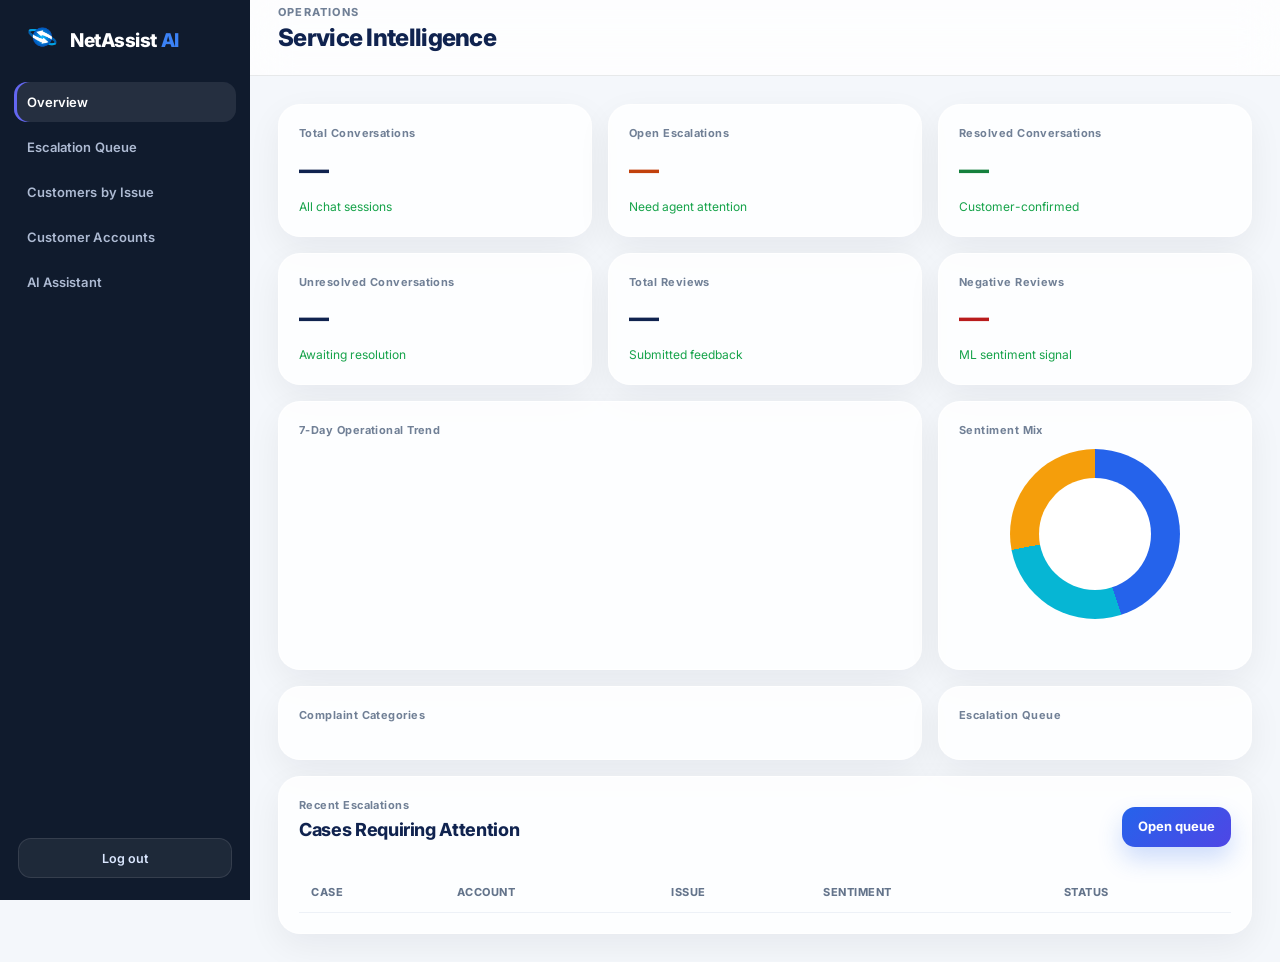
<file: netassist-frontend/admin-dashboard.html>
<!doctype html>
<html lang="en">
<head>
  <meta charset="utf-8">
  <meta name="viewport" content="width=device-width, initial-scale=1">
  <title>NetAssist AI — Operations Dashboard</title>

  <link rel="preconnect" href="https://fonts.googleapis.com">
  <link rel="preconnect" href="https://fonts.gstatic.com" crossorigin>
  <link href="https://fonts.googleapis.com/css2?family=Inter:wght@400;500;600;700;800&display=swap" rel="stylesheet">

  <link rel="stylesheet" href="css/pro.css">
</head><body class="admin-bg"><div class="admin-shell"><aside class="admin-side"><a class="logo" href="landing.html">
  <img src="netassistaillogo.png" alt="NetAssist AI Logo" class="admin-logo">
  <span class="logo-text">NetAssist <span>AI</span></span>
</a><nav class="admin-nav" aria-label="Admin"><a href="admin-dashboard.html" class="active" aria-current="page">Overview</a><a href="admin-escalations.html">Escalation Queue</a><a href="admin-issues.html">Customers by Issue</a><a href="admin-customers.html">Customer Accounts</a><a href="admin-assistant.html">AI Assistant</a></nav><div class="side-foot"><button id="logout" class="pbtn ghost" style="width:100%;background:rgba(255,255,255,.06);color:#dbe7ff;border-color:rgba(255,255,255,.1)">Log out</button></div></aside><main class="admin-main"><header class="admin-top"><div><div style="font-size:11px;color:#718096;font-weight:750">OPERATIONS</div><h1 style="font-size:21px;margin-top:3px">Service Intelligence</h1></div><div id="admin-name" style="font-size:13px;font-weight:750;color:#475569"></div></header><div class="admin-content"><div class="admin-grid"><section class="a-card kpi"><div class="a-label">Total Conversations</div><div id="total" class="a-number" style="">—</div><div class="delta">All chat sessions</div></section><section class="a-card kpi"><div class="a-label">Open Escalations</div><div id="open" class="a-number" style="color:#c2410c">—</div><div class="delta">Need agent attention</div></section><section class="a-card kpi"><div class="a-label">Resolved Conversations</div><div id="resolved" class="a-number" style="color:#15803d">—</div><div class="delta">Customer-confirmed</div></section><section class="a-card kpi"><div class="a-label">Unresolved Conversations</div><div id="active" class="a-number" style="">—</div><div class="delta">Awaiting resolution</div></section><section class="a-card kpi"><div class="a-label">Total Reviews</div><div id="reviews" class="a-number" style="">—</div><div class="delta">Submitted feedback</div></section><section class="a-card kpi"><div class="a-label">Negative Reviews</div><div id="negative" class="a-number" style="color:#b91c1c">—</div><div class="delta">ML sentiment signal</div></section><section class="a-card wide"><div class="a-label">7-Day Operational Trend</div><div id="trend" class="chart"></div><div id="trend-axis" class="axis"></div></section><section class="a-card side"><div class="a-label">Sentiment Mix</div><div id="donut" class="donut"></div><div id="legend"></div></section><section class="a-card wide"><div class="a-label">Complaint Categories</div><div id="categories" style="margin-top:16px"></div></section><section class="a-card side"><div class="a-label">Escalation Queue</div><div id="queue" style="margin-top:8px"></div></section><section class="a-card full"><div style="display:flex;justify-content:space-between;align-items:center;margin-bottom:15px"><div><div class="a-label">Recent Escalations</div><h2 style="font-size:18px;margin-top:3px">Cases Requiring Attention</h2></div><a class="pbtn primary" href="admin-escalations.html">Open queue</a></div><div style="overflow:auto"><table class="admin-table"><thead><tr><th>Case</th><th>Account</th><th>Issue</th><th>Sentiment</th><th>Status</th></tr></thead><tbody id="recent"></tbody></table></div></section></div></div></main></div><!--script src="js/api.js"></script><script src="js/app.js"></script-->
<script>
initAdmin();
const LAB={open:'Open',in_progress:'In progress',closed:'Closed'},TC=t=>t==='closed'?'green':t==='in_progress'?'':'red';function num(v){return v==null?'—':v.toLocaleString()}function esc(s){return (s??'').toString().replace(/[&<>]/g,c=>({'&':'&amp;','<':'&lt;','>':'&gt;'}[c]))}
(async()=>{const [a,e]=await Promise.all([NetAssistAPI.getAdminAnalytics(),NetAssistAPI.getEscalations('all')]);if(a.ok){const d=a.data.data||a.data;const sn=d.sentiment||{};document.getElementById('total').textContent=num(d.total_sessions);document.getElementById('resolved').textContent=num(d.resolved_complaints);document.getElementById('reviews').textContent=num(d.total_reviews);document.getElementById('active').textContent=num(d.unresolved_complaints);document.getElementById('open').textContent=num(d.open_escalations);document.getElementById('negative').textContent=num(sn.negative);const sent=d.sentiment||{};const total=(sent.positive||0)+(sent.neutral||0)+(sent.negative||0)||1;document.getElementById('donut').style.background=`conic-gradient(#16a34a 0 ${(sent.positive||0)/total*100}%,#94a3b8 ${(sent.positive||0)/total*100}% ${((sent.positive||0)+(sent.neutral||0))/total*100}%,#dc2626 ${((sent.positive||0)+(sent.neutral||0))/total*100}% 100%)`;document.getElementById('legend').innerHTML=[['Positive',sent.positive||0,'positive'],['Neutral',sent.neutral||0,'neutral'],['Negative',sent.negative||0,'negative']].map(x=>`<div class="mini-row"><span>${x[0]}</span><b class="badge ${x[2]}">${x[1]}</b></div>`).join('');const cats=d.categories||{};const vals=Object.entries(cats).sort((x,y)=>y[1]-x[1]).slice(0,8);const mx=Math.max(...vals.map(x=>x[1]),1);document.getElementById('categories').innerHTML=vals.length?vals.map(x=>`<div style="display:grid;grid-template-columns:150px 1fr 45px;gap:10px;align-items:center;margin:10px 0;font-size:12px"><span>${esc(x[0].replaceAll('_',' '))}</span><div style="height:9px;background:#edf2f7;border-radius:99px;overflow:hidden"><div style="height:100%;width:${x[1]/mx*100}%;background:linear-gradient(90deg,#06b6d4,#2563eb);border-radius:99px"></div></div><b>${x[1]}</b></div>`).join(''):'<div style="color:#94a3b8;font-size:12px">No categorized sessions yet.</div>';const tr=d.daily||[];const max=Math.max(...tr.map(x=>x.total),1);document.getElementById('trend').innerHTML=tr.map(x=>`<div class="bar" style="height:${Math.max(8,x.total/max*100)}%"><span>${x.total}</span></div>`).join('');document.getElementById('trend-axis').innerHTML=tr.map(x=>`<span>${esc(x.day)}</span>`).join('')}else{document.getElementById('trend').innerHTML='<div class="alert error" role="alert" style="width:100%">'+esc(a.error)+'</div>'}
if(e.ok){const items=Array.isArray(e.data)?e.data:(e.data.escalations||[]);document.getElementById('queue').innerHTML=items.slice(0,4).map(x=>`<div class="queue-item"><div><div class="queue-title">Case #${x.escalation_id}</div><div class="queue-meta">${esc(x.customer_account||'Unknown')} · ${esc(x.complaint_type||'Unclassified')}</div></div><span class="tag ${TC(x.status)}">${LAB[x.status]||esc(x.status||'Open')}</span></div>`).join('')||'<div style="color:#94a3b8;font-size:12px">Queue is clear.</div>';document.getElementById('recent').innerHTML=items.slice(0,8).map(x=>`<tr><td>#${x.escalation_id}</td><td>${esc(x.customer_account||'—')}</td><td>${esc((x.complaint_type||'—').replaceAll('_',' '))}</td><td>${x.sentiment_label?`<span class="badge ${esc(x.sentiment_label)}">${esc(x.sentiment_label)}</span>`:'—'}</td><td><span class="tag ${TC(x.status)}">${LAB[x.status]||esc(x.status||'Open')}</span></td></tr>`).join('')||'<tr><td colspan="5" style="text-align:center;color:#94a3b8">No escalations found.</td></tr>'}})();
</script>
</body>
</html>
</file>
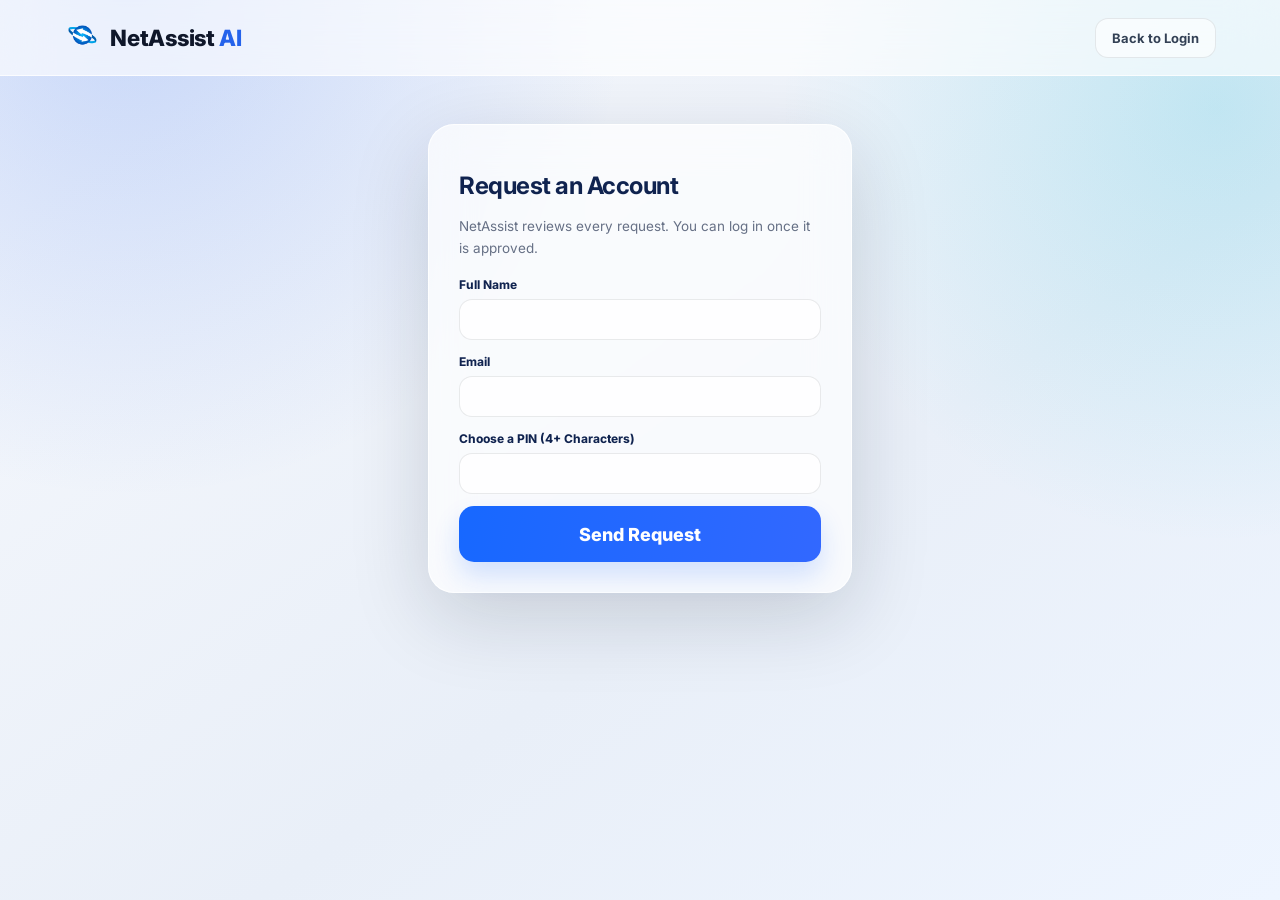
<file: netassist-frontend/customer-register.html>
<!doctype html>
<html lang="en">
<head>
  <meta charset="utf-8">
  <meta name="viewport" content="width=device-width, initial-scale=1">
  <title>Request an Account — NetAssist AI</title>
  <link rel="preconnect" href="https://fonts.googleapis.com">
<link rel="preconnect" href="https://fonts.gstatic.com" crossorigin>

<link href="https://fonts.googleapis.com/css2?family=Inter:wght@400;500;600;700;800&display=swap" rel="stylesheet">

<link rel="stylesheet" href="css/pro.css">
</head>
<body class="pro-bg">

  <header class="pro-nav">
    <a class="logo" href="landing.html">
      <img src="netassistaillogo.png" alt="NetAssist AI Logo" class="admin-logo">
      <span class="logo-text">NetAssist <span>AI</span></span>
    </a>

    <div class="nav-actions">
      <a class="pbtn ghost" href="customer-login.html">Back to Login</a>
    </div>
  </header>

  <main style="max-width:460px;margin:48px auto;padding:0 18px">
    <form id="reg" class="glass" style="padding:30px" novalidate>

      <h1 style="font-size:24px">Request an Account</h1>

      <p style="font-size:13.5px;color:#667085;line-height:1.6;margin-top:6px">
        NetAssist reviews every request. You can log in once it is approved.
      </p>

      <label style="display:block;margin-top:18px;font-size:12px;font-weight:750">
        Full Name
        <input id="name" class="pinput" autocomplete="name" required>
      </label>

      <label style="display:block;margin-top:14px;font-size:12px;font-weight:750">
        Email
        <input id="email" type="email" class="pinput" autocomplete="email" required>
      </label>

      <label style="display:block;margin-top:14px;font-size:12px;font-weight:750">
        Choose a PIN (4+ Characters)
        <input id="pin" type="password" class="pinput" autocomplete="new-password" required>
      </label>

      <div id="out" role="status" aria-live="polite" style="margin-top:12px"></div>

      <button id="go" type="submit" class="pbtn primary" style="width:100%;margin-top:10px">
        Send Request
      </button>

    </form>
  </main>
<script src="js/api.js"></script><script src="js/app.js"></script><script>
document.getElementById('reg').addEventListener('submit',async e=>{e.preventDefault();
 const $=id=>document.getElementById(id),o=$('out'),b=$('go');
 if(!$('name').value.trim()||!$('email').value.trim()||!$('pin').value){o.innerHTML='<div class="alert error" role="alert">Fill in every field.</div>';return}
 b.disabled=true;b.innerHTML='<span class="spin"></span>Sending…';
 const r=await NetAssistAPI.customerRegister({name:$('name').value.trim(),email:$('email').value.trim(),pin:$('pin').value});
 b.disabled=false;b.textContent='Send request';
 if(!r.ok){o.innerHTML='<div class="alert error" role="alert">'+escHtml(r.error)+'</div>';return}
 o.innerHTML='<div class="alert success">Request received. Your account number is <b>'+escHtml(r.data.account_number)+'</b>. Save it. You can log in after approval.</div>';$('reg').querySelectorAll('input').forEach(i=>i.value='')});
</script></body></html>
</file>
<file: netassist-frontend/css/pro.css>
/* =========================================================
   NETASSIST AI — PROFESSIONAL UI
   File: css/pro.css
   ========================================================= */


/* =========================================================
   ROOT VARIABLES
   ========================================================= */

:root {
    --ink: #0b1220;
    --muted: #667085;
    --line: rgba(15, 23, 42, 0.09);

    --surface: rgba(255, 255, 255, 0.72);

    --blue: #2563eb;
    --cyan: #06b6d4;
    --green: #16a34a;
    --amber: #d97706;
    --red: #dc2626;
    --purple: #7c3aed;

    --shadow: 0 24px 80px rgba(15, 23, 42, 0.16);

    --radius: 24px;
}


/* =========================================================
   GLOBAL RESET
   ========================================================= */

* {
    box-sizing: border-box;
}

html {
    scroll-behavior: smooth;
}

body {
    margin: 0;

    font-family:
        Inter,
        ui-sans-serif,
        system-ui,
        -apple-system,
        BlinkMacSystemFont,
        "Segoe UI",
        sans-serif;

    color: var(--ink);

    background: #eef3fb;

    -webkit-font-smoothing: antialiased;
    text-rendering: optimizeLegibility;
}

button,
input,
select,
textarea {
    font: inherit;
}

button {
    cursor: pointer;
}

button:disabled {
    cursor: not-allowed;
    opacity: 0.6;
}

a {
    color: inherit;
    text-decoration: none;
}

img {
    max-width: 100%;
    display: block;
}


/* =========================================================
   MAIN PROFESSIONAL BACKGROUND
   ========================================================= */

.pro-bg {
    min-height: 100vh;

    background:
        radial-gradient(
            circle at 10% 0%,
            rgba(37, 99, 235, 0.22),
            transparent 34%
        ),
        radial-gradient(
            circle at 95% 12%,
            rgba(6, 182, 212, 0.18),
            transparent 30%
        ),
        linear-gradient(
            145deg,
            #f7f9fd,
            #e9eff8 60%,
            #eef5ff
        );
}


/* =========================================================
   NAVIGATION
   ========================================================= */

.pro-nav {
    height: 76px;

    display: flex;
    align-items: center;
    justify-content: space-between;

    padding:
        0
        clamp(20px, 5vw, 72px);

    position: sticky;
    top: 0;
    z-index: 20;

    background: rgba(255, 255, 255, 0.62);

    border-bottom:
        1px solid rgba(255, 255, 255, 0.75);

    backdrop-filter: blur(24px);
    -webkit-backdrop-filter: blur(24px);
}

.logo {
    display: flex;
    align-items: center;
    gap: 10px;

    font-weight: 800;
    letter-spacing: -0.03em;
    font-size: 20px;
}

.logo-mark {
    width: 34px;
    height: 34px;

    border-radius: 11px;

    background:
        linear-gradient(
            135deg,
            #2563eb,
            #06b6d4
        );

    box-shadow:
        0 10px 25px rgba(37, 99, 235, 0.28);

    display: grid;
    place-items: center;

    color: #fff;

    font-size: 15px;
}

.logo span {
    color: #2563eb;
}

.nav-actions {
    display: flex;
    align-items: center;
    gap: 10px;
}


/* =========================================================
   BUTTONS
   ========================================================= */

.pbtn {
    border: 0;

    border-radius: 13px;

    padding: 11px 16px;

    font-weight: 700;
    font-size: 13px;

    transition:
        transform 0.18s ease,
        box-shadow 0.18s ease,
        opacity 0.18s ease;
}

.pbtn:hover:not(:disabled) {
    transform: translateY(-1px);
}

.pbtn.primary {
    color: #fff;

    background:
        linear-gradient(
            135deg,
            #2563eb,
            #4f46e5
        );

    box-shadow:
        0 12px 25px rgba(37, 99, 235, 0.22);
}

.pbtn.primary:hover:not(:disabled) {
    box-shadow:
        0 15px 30px rgba(37, 99, 235, 0.28);
}

.pbtn.ghost {
    background: rgba(255, 255, 255, 0.6);

    border:
        1px solid var(--line);

    color: #334155;
}

.pbtn.ghost:hover:not(:disabled) {
    background: #fff;
}


/* =========================================================
   HERO
   ========================================================= */

.hero {
    max-width: 1240px;

    margin: 0 auto;

    padding:
        76px
        28px
        50px;

    display: grid;

    grid-template-columns:
        1.05fr
        0.95fr;

    gap: 40px;

    align-items: center;
}

.eyebrow {
    display: inline-flex;

    gap: 8px;

    align-items: center;

    padding: 7px 11px;

    border-radius: 999px;

    background: rgba(37, 99, 235, 0.09);

    color: #1d4ed8;

    font-size: 12px;

    font-weight: 800;
}

.dot {
    width: 7px;
    height: 7px;

    border-radius: 50%;

    background: #22c55e;

    box-shadow:
        0 0 0 5px rgba(34, 197, 94, 0.12);
}

.hero h1 {
    font-size:
        clamp(
            42px,
            6vw,
            72px
        );

    line-height: 0.98;

    letter-spacing: -0.055em;

    margin: 18px 0;
}

.hero h1 span {
    background:
        linear-gradient(
            135deg,
            #2563eb,
            #06b6d4
        );

    -webkit-background-clip: text;
    background-clip: text;

    color: transparent;
}

.hero p {
    font-size: 17px;

    line-height: 1.65;

    color: #59677d;

    max-width: 610px;
}

.hero-actions {
    display: flex;

    gap: 12px;

    margin-top: 28px;

    flex-wrap: wrap;
}


/* =========================================================
   HERO PANEL
   ========================================================= */

.hero-panel {
    min-height: 470px;

    border-radius: 32px;

    background:
        linear-gradient(
            145deg,
            rgba(255, 255, 255, 0.74),
            rgba(255, 255, 255, 0.36)
        );

    border:
        1px solid rgba(255, 255, 255, 0.82);

    box-shadow: var(--shadow);

    backdrop-filter: blur(26px);
    -webkit-backdrop-filter: blur(26px);

    padding: 18px;

    position: relative;

    overflow: hidden;
}

.hero-panel::before {
    content: "";

    position: absolute;

    width: 260px;
    height: 260px;

    border-radius: 50%;

    right: -100px;
    top: -110px;

    background:
        rgba(37, 99, 235, 0.16);

    filter: blur(4px);
}


/* =========================================================
   CHAT PREVIEW
   ========================================================= */

.chat-preview {
    height: 100%;

    display: flex;

    flex-direction: column;

    position: relative;

    z-index: 1;
}

.preview-head {
    display: flex;

    justify-content: space-between;

    align-items: center;

    padding:
        8px
        6px
        18px;
}

.preview-agent {
    display: flex;

    align-items: center;

    gap: 10px;
}

.agent-avatar {
    width: 40px;
    height: 40px;

    border-radius: 13px;

    background:
        linear-gradient(
            135deg,
            #2563eb,
            #06b6d4
        );

    color: #fff;

    display: grid;

    place-items: center;

    font-weight: 800;
}

.status {
    font-size: 11px;

    color: #16a34a;

    font-weight: 800;
}

.bubble {
    max-width: 80%;

    padding: 13px 15px;

    border-radius: 18px;

    margin: 7px 0;

    font-size: 13px;

    line-height: 1.45;

    box-shadow:
        0 8px 20px rgba(15, 23, 42, 0.06);
}

.bubble.ai {
    background: rgba(255, 255, 255, 0.8);

    border:
        1px solid rgba(255, 255, 255, 0.9);
}

.bubble.user {
    align-self: flex-end;

    background:
        linear-gradient(
            135deg,
            #2563eb,
            #4f46e5
        );

    color: #fff;
}

.preview-input {
    margin-top: auto;

    padding: 13px 15px;

    border-radius: 17px;

    background:
        rgba(255, 255, 255, 0.75);

    border:
        1px solid rgba(255, 255, 255, 0.9);

    display: flex;

    justify-content: space-between;

    color: #94a3b8;

    font-size: 13px;
}


/* =========================================================
   BENTO SECTION
   ========================================================= */

.bento {
    max-width: 1240px;

    margin: 0 auto;

    padding:
        30px
        28px
        80px;

    display: grid;

    grid-template-columns:
        repeat(12, 1fr);

    gap: 16px;
}

.bento-card {
    border:
        1px solid rgba(255, 255, 255, 0.8);

    background:
        rgba(255, 255, 255, 0.62);

    backdrop-filter: blur(22px);
    -webkit-backdrop-filter: blur(22px);

    box-shadow:
        0 16px 45px rgba(15, 23, 42, 0.08);

    border-radius: 24px;

    padding: 24px;
}

.span-7 {
    grid-column: span 7;
}

.span-5 {
    grid-column: span 5;
}

.span-4 {
    grid-column: span 4;
}

.span-8 {
    grid-column: span 8;
}

.bento h3 {
    font-size: 16px;

    margin:
        0
        0
        8px;
}

.bento p {
    color: #68758a;

    font-size: 13px;

    line-height: 1.6;
}

.metric {
    font-size: 31px;

    font-weight: 850;

    letter-spacing: -0.04em;

    margin:
        16px
        0
        4px;
}

.mini-row {
    display: flex;

    justify-content: space-between;

    padding: 10px 0;

    border-bottom:
        1px solid var(--line);

    font-size: 13px;
}

.mini-row:last-child {
    border: 0;
}

.pill {
    font-size: 11px;

    font-weight: 800;

    border-radius: 999px;

    padding: 5px 8px;

    background: #eef2ff;

    color: #4f46e5;
}


/* =========================================================
   SECTION TITLES
   ========================================================= */

.section-title {
    max-width: 1240px;

    margin: 0 auto;

    padding:
        30px
        28px
        0;
}

.section-title h2 {
    font-size: 28px;

    letter-spacing: -0.035em;
}

.section-title p {
    color: #68758a;

    margin-top: 8px;
}


/* =========================================================
   CUSTOMER PORTAL
   ========================================================= */

.portal {
    min-height: 100vh;
}

.portal-grid {
    max-width: 1250px;

    margin: 0 auto;

    padding: 28px;

    display: grid;

    grid-template-columns:
        1.5fr
        0.8fr;

    gap: 18px;
}


/* =========================================================
   GLASS CARDS
   ========================================================= */

.glass {
    background:
        rgba(255, 255, 255, 0.66);

    border:
        1px solid rgba(255, 255, 255, 0.86);

    backdrop-filter: blur(22px);
    -webkit-backdrop-filter: blur(22px);

    box-shadow: var(--shadow);

    border-radius: 26px;
}


/* =========================================================
   CUSTOMER CHAT PANEL
   ========================================================= */

.portal-chat {
    min-height: 720px;

    padding: 20px;

    display: flex;

    flex-direction: column;
}

.chat-window {
    flex: 1;

    overflow-y: auto;

    overflow-x: hidden;

    padding:
        18px
        8px;

    display: flex;

    flex-direction: column;

    gap: 10px;

    min-height: 400px;

    scroll-behavior: smooth;
}


/* Scrollbar */

.chat-window::-webkit-scrollbar {
    width: 7px;
}

.chat-window::-webkit-scrollbar-track {
    background: transparent;
}

.chat-window::-webkit-scrollbar-thumb {
    background: rgba(100, 116, 139, 0.25);

    border-radius: 999px;
}

.chat-window::-webkit-scrollbar-thumb:hover {
    background: rgba(100, 116, 139, 0.4);
}


/* =========================================================
   CHAT MESSAGES
   ========================================================= */

.chat-msg {
    max-width: 75%;

    padding:
        12px
        14px;

    border-radius: 17px;

    font-size: 13.5px;

    line-height: 1.5;

    word-wrap: break-word;

    overflow-wrap: anywhere;

    animation:
        messageAppear 0.2s ease-out;
}

@keyframes messageAppear {
    from {
        opacity: 0;
        transform: translateY(5px);
    }

    to {
        opacity: 1;
        transform: translateY(0);
    }
}

.chat-msg.ai {
    background: #fff;

    border:
        1px solid var(--line);

    align-self: flex-start;

    color: var(--ink);
}

.chat-msg.user {
    background:
        linear-gradient(
            135deg,
            #2563eb,
            #4f46e5
        );

    color: #fff;

    align-self: flex-end;

    box-shadow:
        0 8px 20px rgba(37, 99, 235, 0.15);
}


/* =========================================================
   TYPING INDICATOR
   ========================================================= */

.typing-bubble {
    display: flex;

    align-items: center;

    gap: 5px;

    width: fit-content;

    padding:
        12px
        16px;

    margin: 8px 0;

    border-radius: 16px;

    background: #ffffff;

    border:
        1px solid var(--line);

    box-shadow:
        0 4px 14px rgba(30, 50, 90, 0.08);

    align-self: flex-start;

    animation:
        typingAppear 0.2s ease-out;
}

@keyframes typingAppear {
    from {
        opacity: 0;
        transform: translateY(4px);
    }

    to {
        opacity: 1;
        transform: translateY(0);
    }
}

.typing-dot {
    width: 7px;

    height: 7px;

    border-radius: 50%;

    background: #64748b;

    animation:
        typingBounce
        1.2s
        infinite
        ease-in-out;
}

.typing-dot:nth-child(1) {
    animation-delay: 0s;
}

.typing-dot:nth-child(2) {
    animation-delay: 0.15s;
}

.typing-dot:nth-child(3) {
    animation-delay: 0.30s;
}

@keyframes typingBounce {

    0%,
    60%,
    100% {
        transform: translateY(0);

        opacity: 0.45;
    }

    30% {
        transform: translateY(-5px);

        opacity: 1;
    }
}


/* =========================================================
   CUSTOMER FORM
   ========================================================= */

.portal-form {
    padding: 24px;
}

.portal-form h2 {
    font-size: 22px;

    margin:
        0
        0
        8px;
}

.portal-form p {
    font-size: 13px;

    color: var(--muted);

    line-height: 1.5;
}


/* =========================================================
   INPUTS
   ========================================================= */

.pinput {
    width: 100%;

    border:
        1px solid var(--line);

    background:
        rgba(255, 255, 255, 0.78);

    padding:
        12px
        13px;

    border-radius: 13px;

    outline: 0;

    margin-top: 7px;

    color: var(--ink);

    transition:
        border-color 0.18s ease,
        box-shadow 0.18s ease,
        background 0.18s ease;
}

.pinput::placeholder {
    color: #94a3b8;
}

.pinput:focus {
    border-color: #93c5fd;

    box-shadow:
        0 0 0 4px
        rgba(37, 99, 235, 0.08);

    background: #fff;
}

.pinput:disabled {
    opacity: 0.65;

    cursor: not-allowed;

    background:
        rgba(226, 232, 240, 0.6);
}


/* =========================================================
   ADMIN BACKGROUND
   ========================================================= */

.admin-bg {
    min-height: 100vh;

    background: #f4f7fb;
}


/* =========================================================
   ADMIN SHELL
   ========================================================= */

.admin-shell {
    display: grid;

    grid-template-columns: 250px 1fr;

    min-height: 100vh;
}


/* =========================================================
   ADMIN SIDEBAR
   ========================================================= */

.admin-side {
    background:
        rgba(7, 18, 37, 0.96);

    color: #dbe7ff;

    padding:
        22px
        14px;

    position: sticky;

    top: 0;

    height: 100vh;
}

.admin-side .logo {
    padding:
        0
        10px
        24px;

    color: #fff;
}

.admin-nav {
    display: flex;

    flex-direction: column;

    gap: 5px;
}

.admin-nav a {
    padding:
        12px
        13px;

    border-radius: 13px;

    color: #aebbd3;

    font-size: 13px;

    font-weight: 650;

    transition:
        background 0.18s ease,
        color 0.18s ease;
}

.admin-nav a:hover,
.admin-nav a.active {
    background:
        rgba(255, 255, 255, 0.09);

    color: #fff;
}


/* =========================================================
   ADMIN MAIN
   ========================================================= */

.admin-main {
    min-width: 0;
}


/* =========================================================
   ADMIN TOP BAR
   ========================================================= */

.admin-top {
    height: 76px;

    padding:
        0
        28px;

    background:
        rgba(255, 255, 255, 0.76);

    backdrop-filter: blur(20px);
    -webkit-backdrop-filter: blur(20px);

    border-bottom:
        1px solid var(--line);

    display: flex;

    align-items: center;

    justify-content: space-between;

    position: sticky;

    top: 0;

    z-index: 10;
}


/* =========================================================
   ADMIN CONTENT
   ========================================================= */

.admin-content {
    padding: 28px;

    max-width: 1450px;
}


/* =========================================================
   ADMIN GRID
   ========================================================= */

.admin-grid {
    display: grid;

    grid-template-columns:
        repeat(12, 1fr);

    gap: 16px;
}


/* =========================================================
   ADMIN CARDS
   ========================================================= */

.a-card {
    grid-column: span 3;

    background:
        rgba(255, 255, 255, 0.82);

    border:
        1px solid rgba(255, 255, 255, 0.92);

    border-radius: 22px;

    padding: 20px;

    box-shadow:
        0 12px 35px rgba(15, 23, 42, 0.06);
}

.a-card.wide {
    grid-column: span 8;
}

.a-card.side {
    grid-column: span 4;
}

.a-card.full {
    grid-column: 1 / -1;
}

.a-label {
    font-size: 12px;

    color: #718096;

    font-weight: 700;
}

.a-number {
    font-size: 32px;

    font-weight: 850;

    letter-spacing: -0.04em;

    margin:
        8px
        0;
}

.delta {
    font-size: 11px;

    color: #16a34a;

    font-weight: 750;
}


/* =========================================================
   ADMIN CHART
   ========================================================= */

.chart {
    height: 210px;

    display: flex;

    align-items: end;

    gap: 8px;

    padding:
        22px
        4px
        0;
}

.bar {
    flex: 1;

    min-width: 10px;

    border-radius:
        8px
        8px
        3px
        3px;

    background:
        linear-gradient(
            180deg,
            #60a5fa,
            #2563eb
        );

    position: relative;
}

.bar span {
    position: absolute;

    top: -19px;

    left: 50%;

    transform:
        translateX(-50%);

    font-size: 10px;

    color: #64748b;
}

.axis {
    display: flex;

    justify-content: space-between;

    color: #94a3b8;

    font-size: 10px;
}


/* =========================================================
   DONUT
   ========================================================= */

.donut {
    width: 170px;

    height: 170px;

    border-radius: 50%;

    margin: 10px auto;

    display: grid;

    place-items: center;

    background:
        conic-gradient(
            #2563eb 0 45%,
            #06b6d4 45% 72%,
            #f59e0b 72% 100%
        );
}

.donut::after {
    content: "";

    width: 112px;

    height: 112px;

    border-radius: 50%;

    background: #fff;
}


/* =========================================================
   ESCALATION QUEUE
   ========================================================= */

.queue-item {
    padding:
        13px
        0;

    border-bottom:
        1px solid var(--line);

    display: grid;

    grid-template-columns:
        1fr
        auto;

    gap: 8px;
}

.queue-item:last-child {
    border: 0;
}

.queue-title {
    font-weight: 750;

    font-size: 13px;
}

.queue-meta {
    font-size: 11px;

    color: #7b8799;

    margin-top: 4px;
}


/* =========================================================
   STATUS TAGS
   ========================================================= */

.tag {
    padding:
        5px
        8px;

    border-radius: 999px;

    font-size: 10px;

    font-weight: 800;

    background: #fff7ed;

    color: #c2410c;

    height: max-content;
}

.tag.red {
    background: #fef2f2;

    color: #b91c1c;
}

.tag.green {
    background: #f0fdf4;

    color: #15803d;
}


/* =========================================================
   ADMIN TABLE
   ========================================================= */

.admin-table {
    width: 100%;

    border-collapse: collapse;

    font-size: 13px;
}

.admin-table th {
    text-align: left;

    color: #7b8799;

    font-size: 10px;

    text-transform: uppercase;

    letter-spacing: 0.06em;

    padding:
        0
        10px
        10px;
}

.admin-table td {
    padding:
        13px
        10px;

    border-top:
        1px solid var(--line);
}


/* =========================================================
   ALERTS / TOASTS
   ========================================================= */

.alert {
    padding:
        12px
        14px;

    border-radius: 12px;

    font-size: 12px;

    line-height: 1.4;

    background: #fff;

    border:
        1px solid var(--line);
}

.alert.info {
    color: #1d4ed8;

    background: #eff6ff;
}

.alert.success {
    color: #15803d;

    background: #f0fdf4;
}

.alert.warning {
    color: #b45309;

    background: #fffbeb;
}

.alert.error {
    color: #b91c1c;

    background: #fef2f2;
}


/* =========================================================
   RESPONSIVE — TABLET
   ========================================================= */

@media (max-width: 1000px) {

    .hero,
    .portal-grid {
        grid-template-columns: 1fr;
    }

    .a-card,
    .a-card.wide,
    .a-card.side {
        grid-column: span 6;
    }

    .span-7,
    .span-5,
    .span-4,
    .span-8 {
        grid-column: span 12;
    }

    .admin-shell {
        grid-template-columns: 1fr;
    }

    .admin-side {
        height: auto;

        position: relative;
    }

    .admin-nav {
        flex-direction: row;

        overflow-x: auto;
    }

    .admin-nav a {
        white-space: nowrap;
    }
}


/* =========================================================
   RESPONSIVE — MOBILE
   ========================================================= */

@media (max-width: 650px) {

    .pro-nav {
        height: 68px;

        padding:
            0
            16px;
    }

    .logo {
        font-size: 17px;
    }

    .logo-mark {
        width: 31px;
        height: 31px;
    }

    .hero {
        padding-top: 45px;

        padding-left: 18px;
        padding-right: 18px;
    }

    .hero h1 {
        font-size: 46px;
    }

    .hero p {
        font-size: 15px;
    }

    .hero-actions {
        flex-direction: column;
    }

    .hero-actions .pbtn {
        width: 100%;
    }

    .a-card,
    .a-card.wide,
    .a-card.side {
        grid-column: 1 / -1;
    }

    .nav-actions .ghost {
        display: none;
    }

    .portal-grid,
    .admin-content {
        padding: 16px;
    }

    .portal-chat {
        min-height: 650px;

        padding: 14px;
    }

    .portal-form {
        padding: 18px;
    }

    .chat-msg {
        max-width: 88%;
    }
    
    .admin-top {
        padding:
            0
            16px;
    }

    .admin-table {
        display: block;

        overflow-x: auto;

        white-space: nowrap;
    }
}

/* Style the PNG logo in the admin sidebar */
.admin-logo {
  display: block;          /* Display as a block element */
  width: 180px;            /* Set the logo width */
  max-width: 100%;         /* Prevent overflow */
  height: 48px;            /* Set the logo height */
  object-fit: contain;     /* Keep the original proportions */
  object-position: left center; /* Align logo to the left */
}


/* Logo and brand name in the admin sidebar */
.admin-side .logo {
  display: flex;
  align-items: center;
  gap: 10px;
  text-decoration: none;
  white-space: nowrap;
}

.admin-side .admin-logo {
  width: 42px;
  height: 42px;
  object-fit: contain;
  flex-shrink: 0;
}

.admin-side .logo-text {
  color: #ffffff;
  font-size: 19px;
  font-weight: 800;
  letter-spacing: -0.5px;
}

.admin-side .logo-text span {
  color: #4776ff;
}


/* Admin login portal logo */
.login-logo {
  display: flex;
  align-items: center;
  gap: 12px;
  text-decoration: none;
  font-size: 24px;
  font-weight: 800;
  letter-spacing: -0.7px;
}

.login-logo-img {
  width: 44px;
  height: 44px;
  object-fit: contain;
  flex-shrink: 0;
}

.login-brand {
  color: #111827;
}

.login-brand span {
  color: #2864f0;
  margin-left: 4px;
}

.admin-logo {
  width: 34px;
  height: 34px;
  object-fit: contain;
  display: block;
  flex: 0 0 auto;
}

.logo {
  display: flex;
  align-items: center;
  gap: 9px;
}

.logo-text {
  display: inline-flex;
  gap: 4px;
  align-items: center;
}
/* admin login */

@import url('https://fonts.googleapis.com/css2?family=Inter:wght@400;500;600;700;800&display=swap');

* {
  box-sizing: border-box;
}

html {
  min-height: 100%;
}

body {
  margin: 0;
  min-height: 100vh;
  font-family: 'Inter', Arial, sans-serif;
  color: #101828;
  background:
    radial-gradient(ellipse at 0% 30%, #dce7ff 0%, transparent 48%),
    radial-gradient(ellipse at 100% 30%, #d4f0f8 0%, transparent 48%),
    linear-gradient(120deg, #edf2fc, #eaf2fb);
}

/* Header — same size as Customer Login */
.login-header {
  height: 80px;
  padding: 0 4.5%;
  display: flex;
  align-items: center;
  justify-content: space-between;
  background: rgba(255, 255, 255, 0.78);
  border-bottom: 1px solid rgba(220, 230, 245, 0.8);
}

.brand {
  display: flex;
  align-items: center;
  gap: 10px;
  color: #10234d;
  text-decoration: none;
  font-size: 22px;
  font-weight: 800;
  letter-spacing: -0.6px;
}

.brand img {
  width: 36px;
  height: 36px;
  object-fit: contain;
}

.brand strong {
  color: #2563ff;
}

.back-home {
  display: inline-flex;
  align-items: center;
  gap: 8px;
  padding: 13px 20px;
  border: 1px solid #dce4ef;
  border-radius: 18px;
  color: #344054;
  background: rgba(255, 255, 255, 0.65);
  text-decoration: none;
  font-size: 14px;
  font-weight: 700;
  transition: 0.2s;
}

.back-home:hover {
  background: white;
  border-color: #c5d7ff;
}

/* Centered login area */
.login-main {
  min-height: calc(100vh - 80px);
  display: flex;
  align-items: center;
  justify-content: center;
  padding: 36px 18px;
}

/* Match Customer Login card dimensions */
.login-card {
  width: min(480px, 100%);
  padding: 36px;
  border: 1px solid rgba(255, 255, 255, 0.9);
  border-radius: 28px;
  background: rgba(255, 255, 255, 0.78);
  box-shadow: 0 25px 65px rgba(30, 55, 90, 0.15);
  backdrop-filter: blur(12px);
}

/* Admin Portal badge */
.portal-badge {
  display: inline-flex;
  align-items: center;
  gap: 9px;
  padding: 8px 14px;
  border-radius: 24px;
  background: #e5edff;
  color: #215cff;
  font-size: 13px;
  font-weight: 800;
}

.status-dot {
  width: 10px;
  height: 10px;
  flex-shrink: 0;
  border-radius: 50%;
  background: #20c982;
  box-shadow: 0 0 0 5px rgba(32, 201, 130, 0.13);
}

/* Heading */
.login-card h1 {
  margin: 12px 0 10px;
  color: #10234d;
  font-size: 30px;
  line-height: 1.25;
  letter-spacing: -1px;
  font-weight: 800;
}

.description {
  margin: 0 0 24px;
  color: #71809b;
  font-size: 15px;
  line-height: 1.6;
}

/* Form labels */
.login-card label {
  display: block;
  margin-top: 18px;
  color: #10234d;
  font-size: 13px;
  font-weight: 750;
}

/* Inputs */
.input-wrap {
  position: relative;
  margin-top: 9px;
}

.input-icon {
  position: absolute;
  top: 50%;
  left: 15px;
  transform: translateY(-50%);
  font-size: 17px;
  opacity: 0.7;
  pointer-events: none;
}

.input-wrap input {
  width: 100%;
  height: 49px;
  padding: 0 15px 0 44px;
  border: 1px solid #e0e5ed;
  border-radius: 15px;
  outline: none;
  background: rgba(255, 255, 255, 0.82);
  color: #10234d;
  font: 500 14px 'Inter', Arial, sans-serif;
  transition: 0.2s;
}

.input-wrap input::placeholder {
  color: #91a1ba;
}

.input-wrap input:focus {
  border-color: #2868ff;
  box-shadow: 0 0 0 3px rgba(40, 104, 255, 0.1);
}

/* Error message */
.form-error {
  min-height: 0;
  margin-top: 10px;
  color: #ef4444;
  font-size: 13px;
}

.form-error:empty {
  display: none;
}

/* Enter Console button */
#go {
  width: 100%;
  min-height: 56px;
  margin-top: 24px;
  border: none;
  border-radius: 14px;
  background: linear-gradient(100deg, #1769ff, #3268ff);
  color: white;
  font: 700 16px 'Inter', Arial, sans-serif;
  cursor: pointer;
  box-shadow: 0 12px 24px rgba(37, 99, 255, 0.18);
  transition: 0.2s;
}

#go:hover {
  filter: brightness(1.05);
  transform: translateY(-1px);
}

/* Authentication note */
.login-note {
  max-width: 360px;
  margin: 22px auto 0;
  color: #7187ad;
  text-align: center;
  font-size: 12px;
  line-height: 1.6;
}

/* Mobile responsive */
@media (max-width: 600px) {
  .login-header {
    height: 70px;
    padding: 0 16px;
  }

  .brand {
    gap: 7px;
    font-size: 18px;
  }

  .brand img {
    width: 30px;
    height: 30px;
  }

  .back-home {
    padding: 10px 12px;
    font-size: 12px;
  }

  .login-main {
    min-height: calc(100vh - 70px);
    padding: 26px 16px;
  }

  .login-card {
    padding: 28px 22px;
    border-radius: 23px;
  }

  .login-card h1 {
    font-size: 26px;
  }

  .description {
    font-size: 14px;
  }
}


@import url('https://fonts.googleapis.com/css2?family=Inter:wght@400;500;600;700;800&display=swap');

* {
  box-sizing: border-box;
}

html,
body {
  margin: 0;
  min-height: 100%;
}

body.admin-login-page {
  min-height: 100vh;
  font-family: 'Inter', Arial, sans-serif;
  color: #10234f;
  background:
    radial-gradient(ellipse at 0% 30%, #dce8ff 0%, transparent 45%),
    radial-gradient(ellipse at 100% 35%, #cceefa 0%, transparent 45%),
    linear-gradient(115deg, #f5f8ff, #eaf2fc, #f4f8ff);
}

/* Header */
.login-header {
  width: 100%;
  min-height: 80px;
  padding: 0 4.5%;
  display: flex;
  align-items: center;
  justify-content: space-between;
  gap: 20px;
  background: rgba(255, 255, 255, 0.72);
  border-bottom: 1px solid rgba(255, 255, 255, 0.8);
}

.brand {
  display: inline-flex;
  align-items: center;
  gap: 12px;
  color: #1769ff;
  text-decoration: none;
  font-size: 20px;
  font-weight: 800;
  letter-spacing: -0.5px;
}

.brand img {
  display: block;
  width: 38px;
  height: 38px;
  object-fit: contain;
  flex-shrink: 0;
}

.brand strong {
  color: #1769ff;
}

/* Back to Home */
.back-home {
  display: inline-flex;
  align-items: center;
  justify-content: center;
  gap: 9px;
  min-height: 48px;
  padding: 0 20px;
  border: 1px solid #dce5f0;
  border-radius: 17px;
  background: rgba(255, 255, 255, 0.65);
  color: #34445e;
  text-decoration: none;
  font-size: 14px;
  font-weight: 700;
  white-space: nowrap;
  transition: background 0.2s, box-shadow 0.2s;
}

.back-home:hover {
  background: #fff;
  box-shadow: 0 5px 15px rgba(32, 77, 140, 0.08);
}

/* Centered Layout */
.login-main {
  min-height: calc(100vh - 80px);
  display: flex;
  align-items: center;
  justify-content: center;
  padding: 40px 20px;
}

/* Login Card */
.login-card {
  width: min(766px, 100%);
  padding: 44px 48px 48px;
  border: 1px solid rgba(255, 255, 255, 0.9);
  border-radius: 28px;
  background: rgba(255, 255, 255, 0.82);
  box-shadow: 0 24px 70px rgba(28, 55, 96, 0.16);
  backdrop-filter: blur(16px);
  -webkit-backdrop-filter: blur(16px);
}

/* Admin Portal Badge */
.portal-badge {
  display: inline-flex;
  align-items: center;
  gap: 10px;
  padding: 8px 15px;
  border-radius: 24px;
  background: #e5edff;
  color: #1760ed;
  font-size: 14px;
  font-weight: 750;
}

.status-dot {
  width: 11px;
  height: 11px;
  flex: 0 0 11px;
  border-radius: 50%;
  background: #20c779;
  box-shadow: 0 0 0 5px rgba(32, 199, 121, 0.13);
}

/* Heading */
.login-card h1 {
  margin: 24px 0 10px;
  color: #10234f;
  font-size: clamp(29px, 3vw, 40px);
  line-height: 1.2;
  letter-spacing: -1.1px;
  font-weight: 800;
}

.description {
  margin: 0 0 30px;
  color: #7285a7;
  font-size: 16px;
  line-height: 1.6;
}

/* Labels */
.login-card label {
  display: block;
  margin: 22px 0 10px;
  color: #10234f;
  font-size: 15px;
  font-weight: 700;
}

/* Input Container */
.input-wrap {
  position: relative;
  width: 100%;
  margin: 0 0 22px;
}

/* Clean Input Fields - No Icons */
.input-wrap .input-icon {
  display: none !important;
}

.input-wrap input {
  display: block;
  width: 100%;
  height: 62px;
  padding: 0 18px !important;
  border: 1px solid #dce5f1;
  border-radius: 16px;
  outline: none;
  background: rgba(255, 255, 255, 0.9);
  color: #10234f;
  font: 500 15px 'Inter', Arial, sans-serif;
  box-sizing: border-box;
  position: relative;
  transition: border-color 0.2s, box-shadow 0.2s;
}

.input-wrap input::placeholder {
  color: #91a2bd;
  opacity: 1;
}

.input-wrap input:focus {
  border-color: #2870ff;
  box-shadow: 0 0 0 4px rgba(40, 112, 255, 0.10);
}

/* Error Message */
.form-error {
  min-height: 0;
  margin-top: 0;
  color: #dc2626;
  font-size: 13px;
  line-height: 1.5;
}

.form-error:not(:empty) {
  margin: 12px 0;
}

/* Submit Button */
#go {
  display: block;
  width: 100%;
  min-height: 68px;
  margin-top: 28px;
  border: none;
  border-radius: 16px;
  background: linear-gradient(100deg, #1769ff, #3268ff);
  color: #fff;
  font: 750 18px 'Inter', Arial, sans-serif;
  cursor: pointer;
  box-shadow: 0 13px 25px rgba(35, 101, 255, 0.18);
  transition: transform 0.2s, box-shadow 0.2s;
}

#go:hover {
  transform: translateY(-1px);
  box-shadow: 0 16px 28px rgba(35, 101, 255, 0.25);
}

#go:active {
  transform: translateY(0);
}

/* Authentication Note */
.login-note {
  max-width: 420px;
  margin: 26px auto 0;
  color: #8295b5;
  text-align: center;
  font-size: 12px;
  line-height: 1.7;
}

/* Responsive Layout */
@media (max-width: 600px) {
  .login-header {
    min-height: 70px;
    padding: 0 16px;
  }

  .brand {
    gap: 8px;
    font-size: 17px;
  }

  .brand img {
    width: 32px;
    height: 32px;
  }

  .back-home {
    min-height: 40px;
    padding: 0 12px;
    border-radius: 13px;
    font-size: 12px;
  }

  .login-main {
    min-height: calc(100vh - 70px);
    padding: 28px 16px;
  }

  .login-card {
    width: 100%;
    padding: 30px 23px;
    border-radius: 23px;
  }

  .login-card h1 {
    font-size: 29px;
  }

  .description {
    font-size: 14px;
  }

  .login-card label {
    font-size: 14px;
  }

  .input-wrap input {
    height: 56px;
  }

  #go {
    min-height: 58px;
    font-size: 16px;
  }
}


@import url('https://fonts.googleapis.com/css2?family=Inter:wght@400;500;600;700;800&display=swap');

* {
  box-sizing: border-box;
}

body {
  margin: 0;
  min-height: 100vh;
  font-family: 'Inter', Arial, sans-serif;
  color: #10234f;
  background:
    radial-gradient(ellipse at 0% 45%, #dce8ff 0%, transparent 45%),
    radial-gradient(ellipse at 100% 45%, #d0f0f7 0%, transparent 45%),
    linear-gradient(115deg, #f5f8ff, #eaf3ff, #f5f9ff);
}

/* Header */
.login-header {
  width: 100%;
  height: 78px;
  padding: 0 5%;
  display: flex;
  align-items: center;
  justify-content: space-between;
  background: rgba(255, 255, 255, 0.78);
  border-bottom: 1px solid #e4edfa;
}

.brand {
  display: inline-flex;
  align-items: center;
  gap: 12px;
  color: #10234f;
  text-decoration: none;
  font-size: 25px;
  font-weight: 800;
  letter-spacing: -0.7px;
}

.brand img {
  width: 36px;
  height: 36px;
  object-fit: contain;
}

.brand strong {
  color: #2468ff;
}

/* Back to Home */
.back-home {
  display: inline-flex;
  align-items: center;
  justify-content: center;
  padding: 14px 20px;
  border: 1px solid #dce5f0;
  border-radius: 17px;
  background: rgba(255, 255, 255, 0.65);
  color: #34445e;
  text-decoration: none;
  font-size: 14px;
  font-weight: 700;
  transition: background 0.2s, box-shadow 0.2s;
}

.back-home:hover {
  background: #fff;
  box-shadow: 0 4px 14px rgba(30, 64, 120, 0.08);
}

/* Centered Login Form */
.login-main {
  min-height: calc(100vh - 78px);
  display: flex;
  align-items: center;
  justify-content: center;
  padding: 36px 20px;
}

.login-card {
  width: min(460px, 100%);
  padding: 36px 36px 34px;
  border: 1px solid rgba(255, 255, 255, 0.95);
  border-radius: 28px;
  background: rgba(255, 255, 255, 0.78);
  box-shadow: 0 25px 65px rgba(31, 52, 86, 0.15);
  backdrop-filter: blur(12px);
}

/* Customer Portal Badge */
.portal-badge {
  display: inline-flex;
  align-items: center;
  gap: 9px;
  padding: 8px 13px;
  border-radius: 22px;
  background: #e6edff;
  color: #175cff;
  font-size: 13px;
  font-weight: 800;
  letter-spacing: 0.3px;
}

.status-dot {
  width: 9px;
  height: 9px;
  flex-shrink: 0;
  border-radius: 50%;
  background: #20c878;
  box-shadow: 0 0 0 5px rgba(32, 200, 120, 0.12);
}

/* Heading and Description */
.login-card h1 {
  margin: 12px 0;
  font-size: 30px;
  line-height: 1.2;
  letter-spacing: -0.8px;
  font-weight: 800;
  color: #111827;
}

.description {
  margin: 0 0 22px;
  color: #6b7892;
  font-size: 15px;
  line-height: 1.65;
}

/* Form Fields */
.login-card label {
  display: block;
  margin-top: 17px;
  color: #101828;
  font-size: 13px;
  font-weight: 750;
}

.login-card input {
  display: block;
  width: 100%;
  height: 49px;
  margin-top: 9px;
  padding: 0 15px;
  border: 1px solid #e0e5ed;
  border-radius: 15px;
  outline: none;
  background: rgba(255, 255, 255, 0.85);
  color: #10234f;
  font-family: inherit;
  font-size: 14px;
  transition: border-color 0.2s, box-shadow 0.2s;
}

.login-card input::placeholder {
  color: #91a2bd;
}

.login-card input:focus {
  border-color: #2468ff;
  box-shadow: 0 0 0 3px rgba(36, 104, 255, 0.10);
}

/* Error Message */
.form-error {
  min-height: 8px;
  margin-top: 8px;
  color: #dc2626;
  font-size: 13px;
  line-height: 1.5;
}

/* Login Button */
#go {
  display: block;
  width: 100%;
  min-height: 56px;
  margin-top: 12px;
  border: 0;
  border-radius: 15px;
  background: linear-gradient(100deg, #1768ff, #3268ff);
  color: #fff;
  font-family: inherit;
  font-size: 18px;
  font-weight: 800;
  cursor: pointer;
  box-shadow: 0 14px 26px rgba(36, 104, 255, 0.18);
  transition: transform 0.2s, filter 0.2s;
}

#go:hover {
  filter: brightness(1.05);
  transform: translateY(-1px);
}

/* Account Number Login Toggle */
#switchLogin {
  display: block;
  margin: 20px auto 0;
  padding: 0;
  border: 0;
  background: transparent;
  color: #2468ff;
  font-family: inherit;
  font-size: 13.5px;
  font-weight: 800;
  text-align: center;
  cursor: pointer;
}

#switchLogin:hover,
.request-account a:hover {
  text-decoration: underline;
}

/* Registration Link */
.request-account {
  margin: 20px 0 0;
  color: #6b7892;
  font-size: 13.5px;
  line-height: 1.6;
  text-align: center;
}

.request-account a {
  color: #2468ff;
  font-weight: 800;
  text-decoration: none;
}

/* Mobile Responsive */
@media (max-width: 600px) {
  .login-header {
    height: 70px;
    padding: 0 16px;
  }

  .brand {
    gap: 8px;
    font-size: 19px;
  }

  .brand img {
    width: 30px;
    height: 30px;
  }

  .back-home {
    padding: 11px 12px;
    border-radius: 13px;
    font-size: 12px;
  }

  .login-main {
    min-height: calc(100vh - 70px);
    padding: 26px 16px;
  }

  .login-card {
    padding: 28px 23px 30px;
    border-radius: 23px;
  }

  .login-card h1 {
    font-size: 26px;
  }

  .description {
    font-size: 14px;
  }
}



css
/* =================================
   NetAssist AI — Modern Typography
   Font: Inter
================================= */

body {
  font-family: 'Inter', sans-serif;
  -webkit-font-smoothing: antialiased;
  -moz-osx-font-smoothing: grayscale;
}

/* Admin navigation */
.admin-side,
.admin-nav,
.side-foot {
  font-family: 'Inter', sans-serif;
}

.admin-nav a {
  font-size: 13px;
  font-weight: 500;
  letter-spacing: -0.1px;
}

/* Page headings */
.admin-top h1 {
  font-family: 'Inter', sans-serif;
  font-size: 22px;
  font-weight: 700;
  letter-spacing: -0.6px;
  color: #172033;
}

/* Section headings */
.admin-main h2,
.admin-content h2 {
  font-weight: 650;
  letter-spacing: -0.35px;
  color: #172033;
}

/* Paragraphs and descriptions */
.admin-main p,
.admin-content .lead {
  font-size: 13px;
  line-height: 1.7;
  font-weight: 400;
  color: #667085;
}

/* Inputs and chat fields */
.admin-main input,
.admin-main textarea,
.admin-main select,
.admin-main button {
  font-family: 'Inter', sans-serif;
}

.admin-main input,
.admin-main textarea,
.admin-main select {
  font-size: 13px;
  font-weight: 400;
}

/* Buttons */
.admin-main .pbtn,
.admin-side .pbtn {
  font-size: 12.5px;
  font-weight: 600;
  letter-spacing: -0.1px;
}

/* Chat messages */
.chat-window {
  font-family: 'Inter', sans-serif;
  font-size: 13px;
  line-height: 1.7;
}

.chat-msg {
  font-weight: 400;
}

/* Logo text */
.logo-text {
  font-family: 'Inter', sans-serif;
  font-size: 16px;
  font-weight: 700;
  letter-spacing: -0.4px;
}

/* Small labels and status text */
.eyebrow,
.admin-top > div > div {
  font-size: 11px;
  font-weight: 700;
  letter-spacing: 0.7px;
}



/* ========================================
   NETASSIST AI — INDEX PAGE
   ======================================== */

/* index-overrides.css
   Load after pro.css so these rules take priority. */

/* Font */
body, button, input, textarea, select, .pbtn, .pill, .eyebrow, .status,
h1, h2, h3, h4, .metric, .bubble {
  font-family: "Plus Jakarta Sans", system-ui, -apple-system, "Segoe UI", Roboto, Arial, sans-serif;
}
 
body {
  -webkit-font-smoothing: antialiased;
  text-rendering: optimizeLegibility;
}
 
h1, h2, h3 {
  letter-spacing: -0.02em;
}
 
/* Keep sentence case everywhere, even if pro.css sets uppercase */
.eyebrow, .pill, .status, .pbtn, .metric,
h1, h2, h3, h4, .mini-row span {
  text-transform: none;
}
 
/* Logo */
.logo {
  display: inline-flex;
  align-items: center;
  gap: 10px;
  text-decoration: none;
  color: inherit;
}
 
.admin-logo {
  height: 36px;
  width: auto;
  display: block;
}
 
/* Higher specificity so pro.css (.logo span, etc.) can't override these */
.pro-nav .logo .logo-text {
  color: #0f172a;                          /* "NetAssist" (dark navy) */
  -webkit-text-fill-color: #0f172a;
  background: none;
  font-weight: 800;
  font-size: 1.4rem;
  letter-spacing: -0.01em;
}
 
.pro-nav .logo .logo-text span {
  color: #2563eb;                          /* "AI" (blue) */
  -webkit-text-fill-color: #2563eb;
  background: none;
  font-weight: inherit;
  font-size: inherit;
}
 
/* Chat preview avatar: logo image instead of the "N" letter */
.agent-avatar {
  background: #fff;
  padding: 6px;
  display: grid;
  place-items: center;
  overflow: hidden;
  box-shadow: 0 4px 14px rgba(37, 99, 235, 0.15);
}
 
.agent-avatar img {
  width: 100%;
  height: 100%;
  object-fit: contain;
  display: block;
}

/* ========================================
   NETASSIST AI — CUSTOMER ACCOUNTS TYPOGRAPHY
   ======================================== */

/* Main font */
@import url('https://fonts.googleapis.com/css2?family=Inter:wght@400;500;600;700;800&display=swap');

.admin-shell {
  font-family: 'Inter', Arial, sans-serif;
  -webkit-font-smoothing: antialiased;
  text-rendering: optimizeLegibility;
}

.admin-shell button,
.admin-shell input,
.admin-shell select,
.admin-shell textarea {
  font-family: inherit;
}

/* Sidebar logo */
.admin-side .logo {
  display: flex;
  align-items: center;
  gap: 10px;
  font-family: 'Inter', Arial, sans-serif;
  font-size: 19px;
  font-weight: 800;
  letter-spacing: -0.5px;
  text-decoration: none;
}

.admin-side .admin-logo {
  width: 36px;
  height: 36px;
  object-fit: contain;
  flex-shrink: 0;
}

.admin-side .logo-text {
  display: inline-flex;
  gap: 4px;
  align-items: center;
}

.admin-side .logo-text span {
  color: #3b82f6;
}

/* Sidebar navigation */
.admin-side .admin-nav a {
  font-family: inherit;
  font-size: 13px;
  font-weight: 600;
  letter-spacing: 0.05px;
}

/* Page heading */
.admin-main .admin-top h1 {
  font-family: inherit;
  font-size: 24px !important;
  font-weight: 800;
  line-height: 1.3;
  letter-spacing: -0.7px;
  color: #10234f;
}

/* Section labels and headings */
.admin-main .admin-top div[style*="font-size:11px"] {
  font-size: 11px;
  font-weight: 700;
  letter-spacing: 1.2px;
}

.admin-main .a-card h2 {
  font-family: inherit;
  font-size: 18px !important;
  font-weight: 750;
  line-height: 1.4;
  letter-spacing: -0.35px;
  color: #10234f;
}

/* Form labels */
.admin-main .a-card label {
  font-family: inherit;
  font-size: 13px;
  font-weight: 650;
  line-height: 1.5;
  color: #263957;
}

/* Input fields and dropdowns */
.admin-main .a-card .pinput {
  width: 100%;
  margin-top: 7px;
  font-family: inherit;
  font-size: 14px;
  font-weight: 500;
  line-height: 1.5;
  color: #10234f;
}

.admin-main .a-card .pinput::placeholder {
  color: #94a3b8;
  font-weight: 400;
}

.admin-main .a-card .pinput:focus {
  outline: none;
  border-color: #3b82f6;
  box-shadow: 0 0 0 3px rgba(59, 130, 246, 0.12);
}

/* Description and helper text */
.admin-main .a-card p {
  font-family: inherit;
  font-size: 12px;
  font-weight: 400;
  line-height: 1.7;
  color: #667085;
}

/* Buttons */
.admin-main .a-card .pbtn,
.admin-side .pbtn {
  font-family: inherit;
  font-size: 13px;
  font-weight: 700;
  letter-spacing: 0.05px;
}

/* Account list and table */
.admin-main .a-card table {
  width: 100%;
  border-collapse: collapse;
  font-family: inherit;
  font-size: 13px;
}

.admin-main .a-card th {
  font-size: 11px;
  font-weight: 750;
  letter-spacing: 0.5px;
  text-transform: uppercase;
  color: #64748b;
}

.admin-main .a-card td {
  font-size: 13px;
  font-weight: 500;
  line-height: 1.6;
  color: #334155;
}

.admin-main .a-card th,
.admin-main .a-card td {
  padding: 13px 12px;
  text-align: left;
  border-bottom: 1px solid #edf1f7;
}

/* Empty/loading state */
.admin-main .a-card .empty {
  font-family: inherit;
  font-size: 13px;
  line-height: 1.7;
  color: #718096;
}

/* Responsive font sizing */
@media (max-width: 768px) {
  .admin-main .admin-top h1 {
    font-size: 21px !important;
  }

  .admin-main .a-card h2 {
    font-size: 17px !important;
  }

  .admin-main .a-card .pinput {
    font-size: 14px;
  }

  .admin-side .logo {
    font-size: 17px;
  }
}

/* NetAssist AI — Global Font Style */
* {
  box-sizing: border-box;
}

html,
body {
  font-family: 'Inter', Arial, sans-serif;
}

button,
input,
select,
textarea {
  font-family: inherit;
}

h1,
h2,
h3,
h4,
h5,
h6 {
  font-family: 'Inter', Arial, sans-serif;
  font-weight: 700;
  letter-spacing: -0.5px;
}

.logo,
.logo-text,
.admin-nav,
.pbtn,
.admin-table,
label {
  font-family: 'Inter', Arial, sans-serif;
}

css
/* ======================================
   NetAssist AI — Operations Dashboard
   Consistent Inter Typography
====================================== */

body.admin-bg {
  font-family: 'Inter', sans-serif;
  -webkit-font-smoothing: antialiased;
  -moz-osx-font-smoothing: grayscale;
}

/* Sidebar navigation */
.admin-side,
.admin-nav,
.side-foot {
  font-family: 'Inter', sans-serif;
}

.admin-nav a {
  font-size: 13px;
  font-weight: 500;
  letter-spacing: -0.1px;
}

/* Top header */
.admin-top h1 {
  font-family: 'Inter', sans-serif;
  font-size: 22px;
  font-weight: 700;
  letter-spacing: -0.6px;
  color: #172033;
}

/* Dashboard section headings */
.admin-main h2 {
  font-family: 'Inter', sans-serif;
  font-weight: 650;
  letter-spacing: -0.35px;
  color: #172033;
}

/* KPI card labels */
.a-label {
  font-family: 'Inter', sans-serif;
  font-size: 11px;
  font-weight: 700;
  letter-spacing: 0.45px;
  line-height: 1.5;
}

/* KPI numbers */
.a-number {
  font-family: 'Inter', sans-serif;
  font-size: 30px;
  font-weight: 700;
  letter-spacing: -1px;
  line-height: 1.3;
  font-variant-numeric: tabular-nums;
}

/* Card descriptions and trend text */
.delta {
  font-family: 'Inter', sans-serif;
  font-size: 12px;
  font-weight: 400;
  line-height: 1.6;
}

/* Buttons and links */
.admin-main .pbtn,
.admin-side .pbtn {
  font-family: 'Inter', sans-serif;
  font-size: 12.5px;
  font-weight: 600;
}

/* Data table */
.admin-table {
  font-family: 'Inter', sans-serif;
  font-size: 12.5px;
}

.admin-table th {
  font-size: 11px;
  font-weight: 700;
  letter-spacing: 0.35px;
}

.admin-table td {
  font-weight: 400;
  line-height: 1.6;
}

/* Charts and chart labels */
.chart,
.axis,
#legend,
#categories,
#queue {
  font-family: 'Inter', sans-serif;
}

.axis,
#legend {
  font-size: 11.5px;
  line-height: 1.7;
}

/* Logo */
.logo-text {
  font-family: 'Inter', sans-serif;
  font-size: 16px;
  font-weight: 700;
  letter-spacing: -0.4px;
}

/* Admin name */
#admin-name {
  font-family: 'Inter', sans-serif;
  font-size: 13px;
  font-weight: 600;
}





/* =========================================================
   REDUCED MOTION
   ========================================================= */

@media (prefers-reduced-motion: reduce) {

    *,
    *::before,
    *::after {
        scroll-behavior: auto !important;

        animation-duration: 0.01ms !important;

        animation-iteration-count: 1 !important;

        transition-duration: 0.01ms !important;
    }
}

/* =========================================================
   PRO ADDITIONS: focus, status, badges, chat state, mobile nav
   ========================================================= */
:focus-visible { outline: 3px solid #6366f1; outline-offset: 2px; }
.pinput:focus-visible { outline-offset: 0; }
.sr-only { position:absolute; width:1px; height:1px; overflow:hidden; clip:rect(0 0 0 0); white-space:nowrap; }
.pbtn.danger { background:#fff; color:#b91c1c; border:1px solid #fecaca; }
.pbtn.danger:hover:not(:disabled) { background:#fef2f2; }
.pbtn { min-height:40px; }

.status-bar { display:flex; align-items:center; gap:10px; padding:10px 14px; margin-bottom:6px; border-radius:14px; font-size:12.5px; font-weight:700; background:#eef2ff; color:#3730a3; }
.status-bar .sdot { width:9px; height:9px; border-radius:50%; background:currentColor; flex:none; }
.status-bar .sref { margin-left:auto; font-weight:600; opacity:.8; }
.status-bar[data-state="thinking"], .status-bar[data-state="responding"] { background:#fffbeb; color:#b45309; }
.status-bar[data-state="resolved"] { background:#f0fdf4; color:#15803d; }
.status-bar[data-state="unresolved"] { background:#fff7ed; color:#c2410c; }
.status-bar[data-state="escalated"] { background:#fef2f2; color:#b91c1c; }
.status-bar[data-state="thinking"] .sdot, .status-bar[data-state="responding"] .sdot { animation:typingBounce 1.2s infinite ease-in-out; }

.chat-input { display:flex; gap:8px; }
.chat-actions { display:flex; gap:8px; margin-top:10px; flex-wrap:wrap; }
.chat-msg.error { background:#fef2f2; color:#b91c1c; border:1px solid #fecaca; }
.session-info { margin-top:22px; padding:14px 16px; border-radius:16px; background:rgba(37,99,235,.06); font-size:12.5px; line-height:1.7; color:#334155; }
.session-info b { color:#0b1220; }

.badge { display:inline-block; padding:4px 9px; border-radius:999px; font-size:11px; font-weight:800; background:#f1f5f9; color:#475569; text-transform:capitalize; }
.badge.positive { background:#f0fdf4; color:#15803d; }
.badge.neutral  { background:#f1f5f9; color:#475569; }
.badge.negative { background:#fef2f2; color:#b91c1c; }
.empty { padding:36px 16px; text-align:center; color:#64748b; font-size:13px; }
.empty b { display:block; color:#334155; margin-bottom:4px; }
.a-card.kpi { grid-column: span 4; }
.stat-row { display:flex; justify-content:space-between; align-items:center; padding:12px 0; border-bottom:1px solid var(--line); font-size:13px; }
.stat-row:last-child { border:0; }
.form-error { color:#b91c1c; font-size:12px; margin-top:12px; min-height:16px; }
.pbtn .spin { display:inline-block; width:12px; height:12px; margin-right:8px; border:2px solid currentColor; border-right-color:transparent; border-radius:50%; vertical-align:-2px; animation:spin .7s linear infinite; }
@keyframes spin { to { transform:rotate(360deg); } }
.site-foot { max-width:1240px; margin:0 auto; padding:28px; display:flex; flex-wrap:wrap; gap:12px 28px; justify-content:space-between; border-top:1px solid var(--line); color:#68758a; font-size:12.5px; }
.site-foot nav { display:flex; gap:18px; }
.site-foot a:hover { color:#2563eb; }
.admin-nav a.active { box-shadow: inset 3px 0 0 #6366f1; }
.side-foot { position:absolute; bottom:22px; left:18px; right:18px; }

@media (max-width:1000px) {
  .a-card.kpi { grid-column: span 6; }
  .side-foot { position:static; margin-top:12px; }
  .admin-side { display:flex; flex-wrap:wrap; align-items:center; gap:8px 16px; padding:14px 16px; }
  .admin-side .logo { padding:0; }
  .admin-nav { order:3; width:100%; }
  .side-foot { margin:0 0 0 auto; }
}
@media (max-width:650px) {
  .a-card.kpi { grid-column: 1 / -1; }
  .chat-actions .pbtn { flex:1; }
  .chat-input .pinput { margin-top:0; }
  .pbtn { min-height:44px; }
}

/* ---------- Batch message dialog ---------- */
.modal { border:0; padding:0; border-radius:24px; width:min(640px,calc(100% - 24px)); max-height:90vh; box-shadow:0 30px 90px rgba(15,23,42,.35); color:var(--ink); }
.modal::backdrop { background:rgba(7,18,37,.55); backdrop-filter:blur(3px); }
.modal-body { padding:24px; overflow:auto; max-height:90vh; }
.modal h2 { font-size:20px; margin:0; }
.modal .lead { font-size:12.5px; color:#667085; margin:6px 0 18px; line-height:1.55; }
.modal label.f { display:block; font-size:12px; font-weight:750; margin-top:14px; }
.modal .row2 { display:grid; grid-template-columns:1fr 1fr; gap:12px; }
.modal-actions { display:flex; gap:8px; justify-content:flex-end; flex-wrap:wrap; margin-top:20px; }
.target-list { max-height:150px; overflow:auto; margin-top:10px; border:1px solid var(--line); border-radius:12px; padding:4px 12px; font-size:12.5px; }
.target-list div { padding:7px 0; border-bottom:1px solid var(--line); display:flex; justify-content:space-between; gap:8px; }
.target-list div:last-child { border:0; }
.hist { margin-top:22px; border-top:1px solid var(--line); padding-top:6px; }
.hist summary { cursor:pointer; font-size:13px; font-weight:750; padding:10px 0; }
.hist-item { padding:10px 0; border-top:1px solid var(--line); font-size:12.5px; line-height:1.5; }
.top-actions { display:flex; gap:8px; flex-wrap:wrap; }
@media (max-width:650px) { .modal .row2 { grid-template-columns:1fr; } .modal-actions .pbtn { flex:1; } }

/* ---------- Customers by issue ---------- */
.issue-tools { display:flex; gap:12px; flex-wrap:wrap; align-items:end; }
.f2 { font-size:12px; font-weight:750; }
.issue-group { border:1px solid var(--line); border-radius:16px; margin-bottom:10px; background:rgba(255,255,255,.7); }
.issue-group summary { display:flex; justify-content:space-between; align-items:center; gap:10px; padding:14px 18px; cursor:pointer; list-style:none; }
.issue-group summary::-webkit-details-marker { display:none; }
.issue-group summary::before { content:"\25B8"; margin-right:8px; color:#64748b; }
.issue-group[open] summary::before { content:"\25BE"; }
.ig-name { font-weight:750; font-size:14.5px; flex:1; }
.ig-body { padding:0 18px 16px; overflow-x:auto; }
.ig-body .pbtn { margin-bottom:12px; display:inline-block; }

.chips { display:flex; flex-wrap:wrap; gap:8px; }
.chip { border:1px solid var(--line); background:#fff; color:#334155; border-radius:999px; padding:8px 13px; font-size:12.5px; font-weight:650; cursor:pointer; }
.chip:hover { border-color:#6366f1; color:#4338ca; background:#eef2ff; }

.portal-home { display:grid; grid-template-columns:1.4fr 1fr; gap:20px; align-items:start; }
.home-card { display:block; padding:20px 22px; border-radius:20px; transition:transform .15s, box-shadow .15s; }
.home-card:hover { transform:translateY(-2px); box-shadow:0 14px 34px rgba(37,99,235,.14); }
.home-card b { display:block; font-size:15px; margin-bottom:4px; }
.home-card span { font-size:12.5px; color:#667085; line-height:1.5; }
@media (max-width:850px) { .portal-home { grid-template-columns:1fr; } }
@media (prefers-reduced-motion:reduce) { .home-card { transition:none; } }

.reviews-sec { max-width:1240px; margin:48px auto 0; padding:0 28px; }
.reviews-sec h2 { font-size:26px; margin-bottom:18px; }
.rv-grid { display:grid; grid-template-columns:repeat(3,1fr); gap:16px; }
.rv-card { margin:0; padding:20px 22px; border-radius:20px; background:rgba(255,255,255,.75); border:1px solid var(--line); }
.rv-card blockquote { margin:0 0 12px; font-size:14px; line-height:1.6; color:#334155; }
.rv-card figcaption { font-size:12.5px; font-weight:750; color:#2563eb; }
@media (max-width:900px) { .rv-grid { grid-template-columns:1fr 1fr; } }
@media (max-width:600px) { .rv-grid { grid-template-columns:1fr; } .reviews-sec { padding:0 18px; } }
</file>
